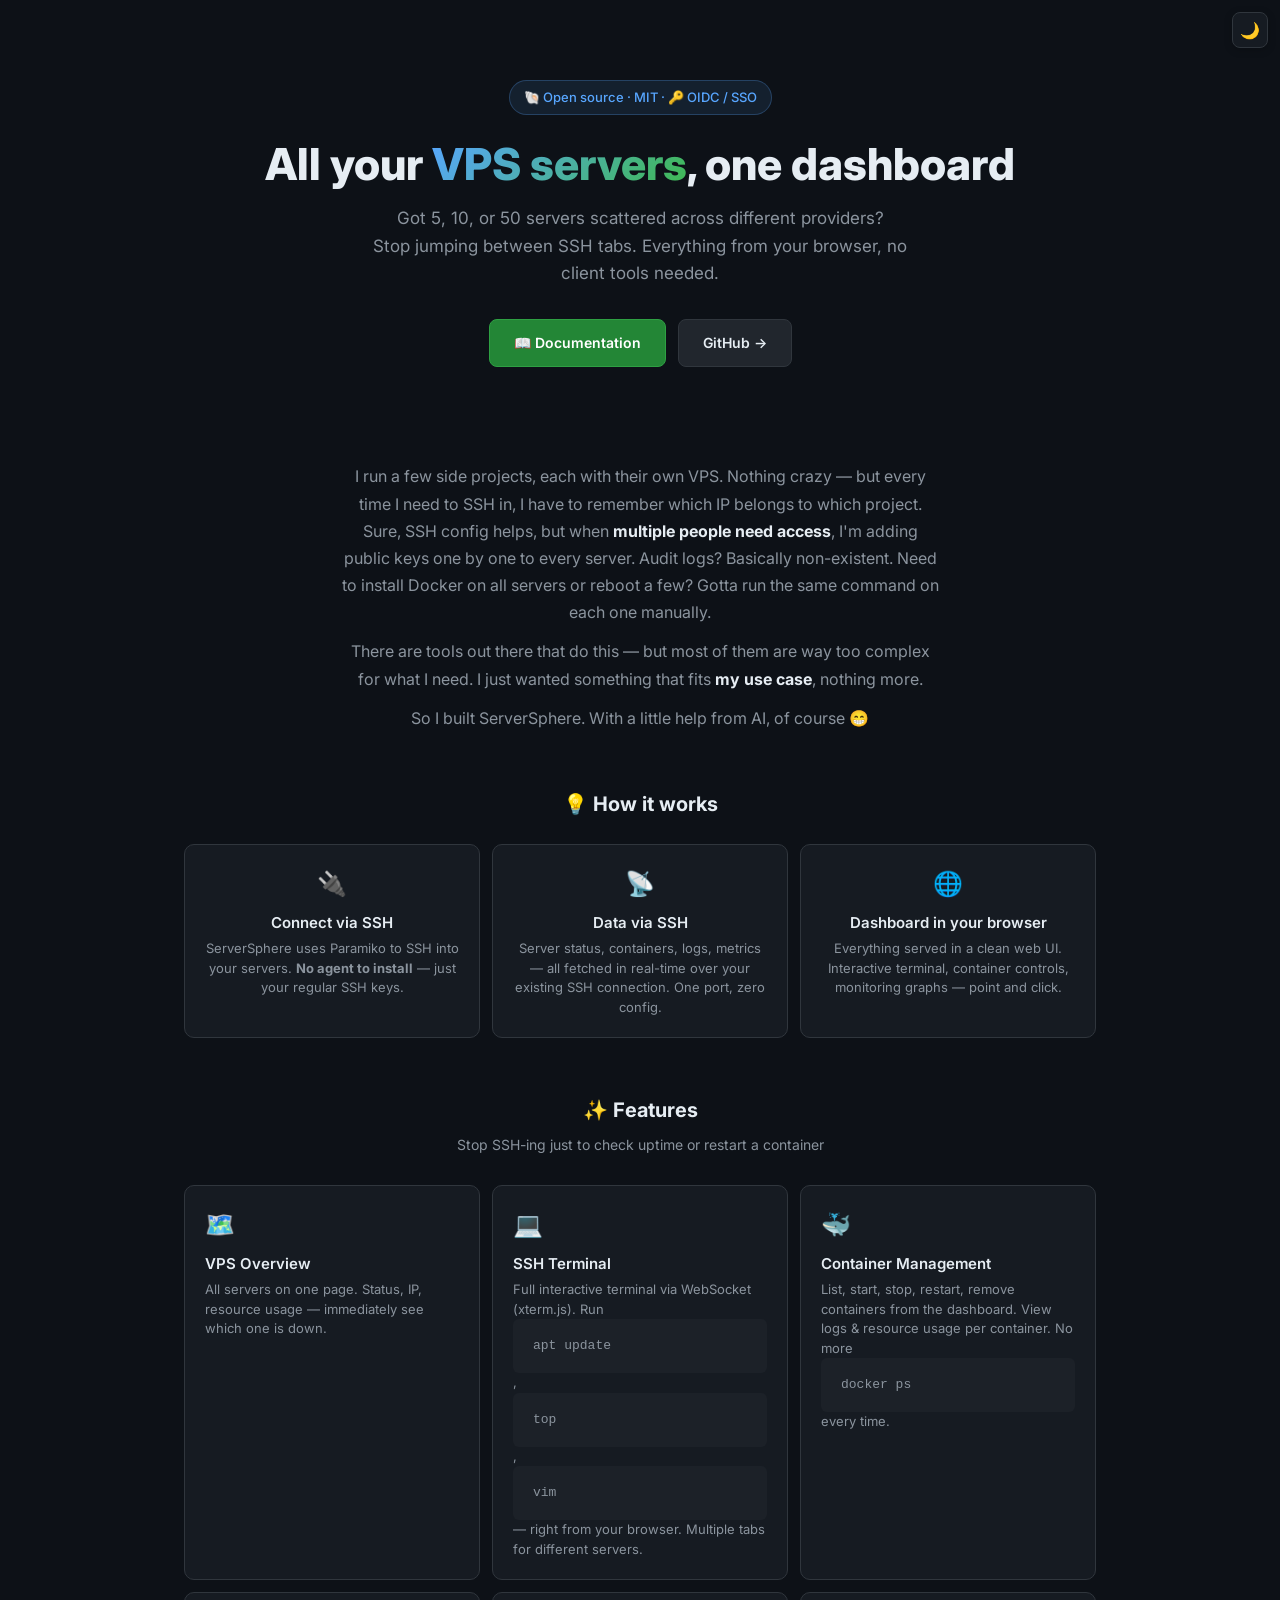
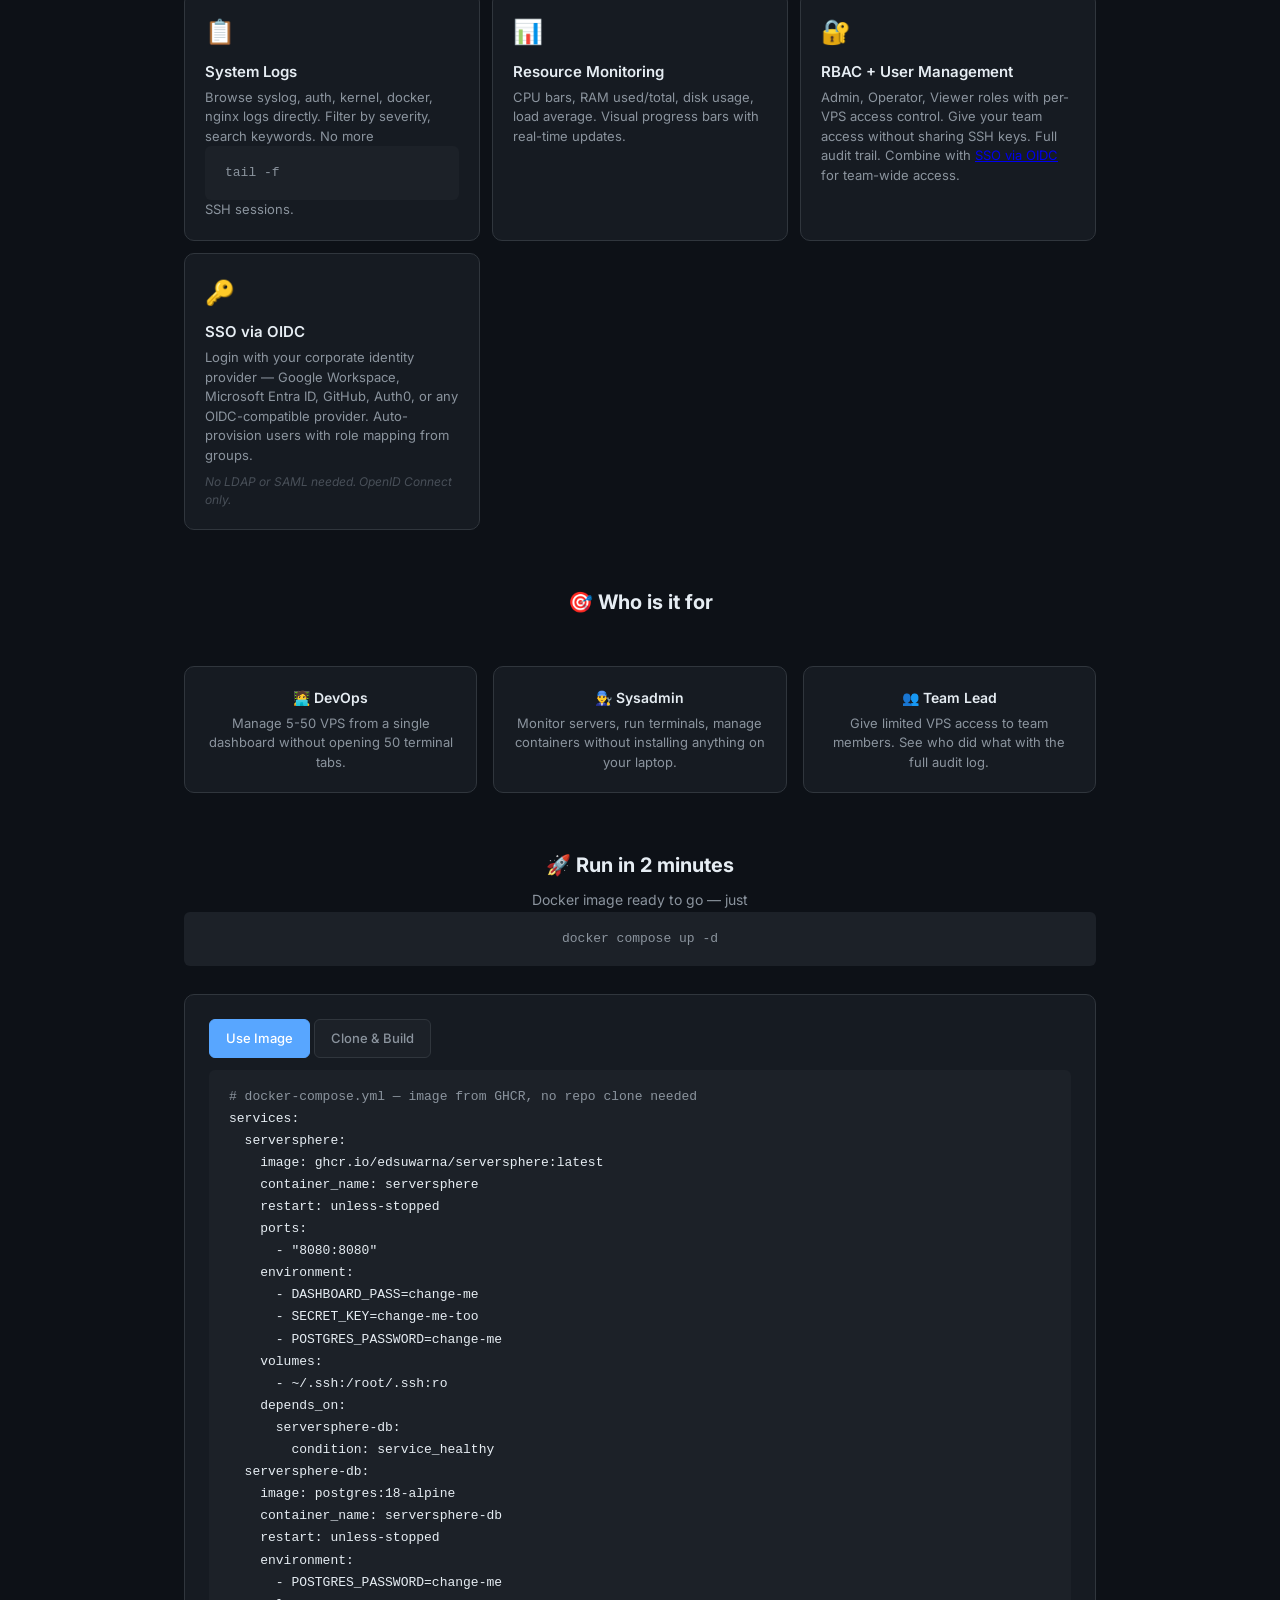
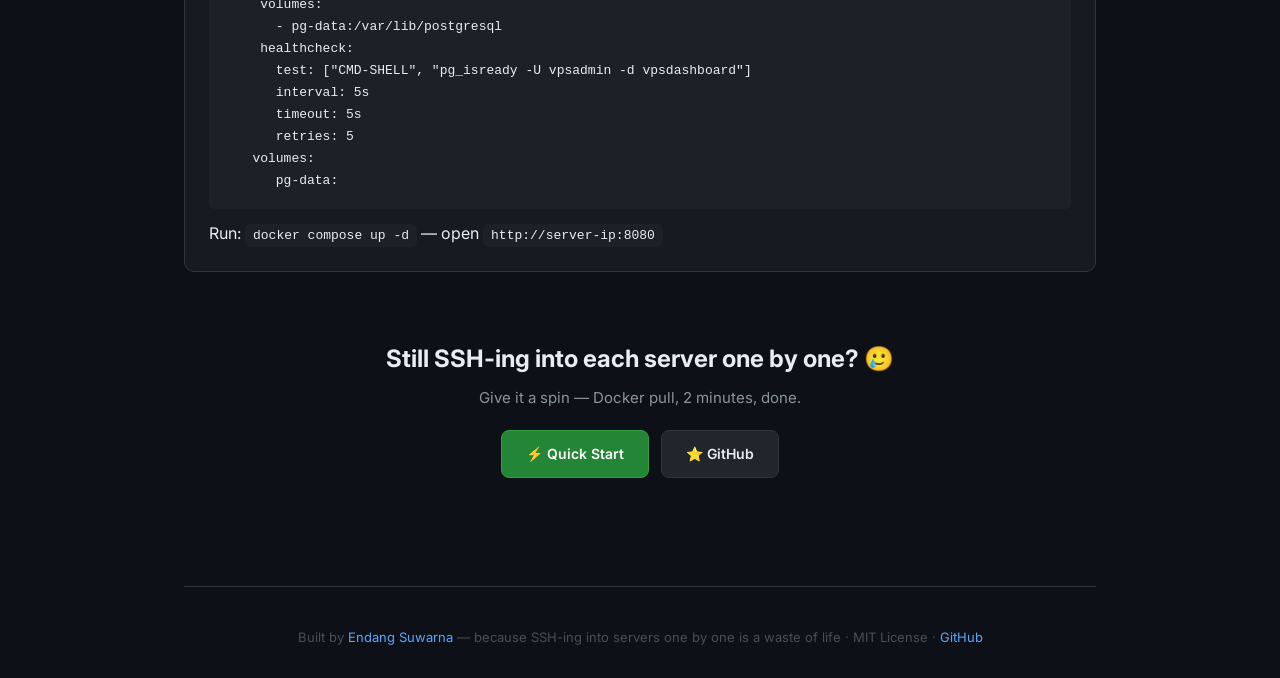
<file: mockups/landing-page/index.html>
<!DOCTYPE html>
<html lang="en" data-theme="dark">
<head>
    <meta charset="UTF-8">
    <meta name="viewport" content="width=device-width, initial-scale=1.0">
    <title>ServerSphere — Multi-Server Dashboard</title>
    <meta name="description" content="ServerSphere: manage all your VPS servers from one web dashboard — SSH terminal, container management, monitoring, RBAC. No client tools needed.">
    <link rel="preconnect" href="https://fonts.googleapis.com">
    <link rel="preconnect" href="https://fonts.gstatic.com" crossorigin>
    <link href="https://fonts.googleapis.com/css2?family=Inter:wght@400;500;600;700;800&display=swap" rel="stylesheet">
    <style>
        * { margin: 0; padding: 0; box-sizing: border-box; }
        :root {
            --bg: #0d1117; --bg2: #161b22; --bg3: #1c2128; --border: #30363d;
            --text: #e6edf3; --text2: #8b949e; --text3: #484f58;
            --accent: #58a6ff; --green: #3fb950; --orange: #d29922;
            --card-bg: #161b22; --card-border: #30363d;
            --hero-bg-start: #0d1117; --hero-bg-end: #161b22;
            --btn-primary-bg: #238636; --btn-primary-border: #2ea043;
            --btn-secondary-bg: #21262d; --btn-secondary-border: #30363d;
            --footer-text: #484f58;
        }
        [data-theme="light"] {
            --bg: #ffffff; --bg2: #f6f8fa; --bg3: #eef1f5; --border: #d0d7de;
            --text: #1f2328; --text2: #656d76; --text3: #afb8c1;
            --accent: #0969da; --green: #1a7f37; --orange: #9a6700;
            --card-bg: #ffffff; --card-border: #d0d7de;
            --hero-bg-start: #f6f8fa; --hero-bg-end: #ffffff;
            --btn-primary-bg: #1f883d; --btn-primary-border: #1a7f37;
            --btn-secondary-bg: #f6f8fa; --btn-secondary-border: #d0d7de;
            --footer-text: #656d76;
        }
        body { font-family: 'Inter', -apple-system, sans-serif; background: var(--bg); color: var(--text); line-height: 1.6; transition: background 0.2s, color 0.2s; }
        .theme-toggle { position: fixed; top: 12px; right: 12px; z-index: 300; background: var(--bg2); border: 1px solid var(--border); border-radius: 8px; width: 36px; height: 36px; display: flex; align-items: center; justify-content: center; cursor: pointer; font-size: 16px; transition: all 0.2s; box-shadow: 0 2px 8px rgba(0,0,0,0.2); }
        .theme-toggle:hover { background: var(--bg3); }
        .container { max-width: 960px; margin: 0 auto; padding: 0 24px; }
        .hero { padding: 80px 0 48px; text-align: center; }
        .hero-badge { display: inline-flex; align-items: center; gap: 6px; background: color-mix(in srgb, var(--accent) 10%, transparent); color: var(--accent); border: 1px solid color-mix(in srgb, var(--accent) 25%, transparent); padding: 6px 14px; border-radius: 20px; font-size: 13px; font-weight: 500; margin-bottom: 24px; }
        .hero h1 { font-size: 44px; font-weight: 800; line-height: 1.15; margin-bottom: 16px; }
        .hero h1 .highlight { background: linear-gradient(135deg, var(--accent), var(--green)); -webkit-background-clip: text; -webkit-text-fill-color: transparent; background-clip: text; }
        .hero .subtitle { font-size: 17px; color: var(--text2); max-width: 580px; margin: 0 auto 32px; line-height: 1.6; }
        .hero-btns { display: flex; gap: 12px; justify-content: center; flex-wrap: wrap; }
        .btn { display: inline-flex; align-items: center; gap: 8px; padding: 12px 24px; border-radius: 8px; font-size: 14px; font-weight: 600; text-decoration: none; transition: all 0.2s; }
        .btn-primary { background: var(--btn-primary-bg); color: #fff; border: 1px solid var(--btn-primary-border); }
        .btn-primary:hover { opacity: 0.9; transform: translateY(-1px); }
        .btn-secondary { background: var(--btn-secondary-bg); color: var(--text); border: 1px solid var(--btn-secondary-border); }
        .btn-secondary:hover { background: var(--bg3); }

        .problem { max-width: 640px; margin: 48px auto; text-align: center; padding: 0 20px; }
        .problem p { font-size: 16px; color: var(--text2); line-height: 1.7; }
        .problem strong { color: var(--text); }

        .section-title { font-size: 20px; font-weight: 700; margin: 56px 0 8px; text-align: center; }
        .section-subtitle { font-size: 14px; color: var(--text2); text-align: center; margin-bottom: 28px; }
        .features { display: grid; grid-template-columns: repeat(auto-fill, minmax(280px, 1fr)); gap: 12px; margin: 24px 0; }
        .grid-3 { grid-template-columns: repeat(3, 1fr); }
        .feature-card { background: var(--card-bg); border: 1px solid var(--card-border); border-radius: 10px; padding: 20px; transition: all 0.2s; }
        .feature-card:hover { border-color: var(--accent); transform: translateY(-2px); }
        .feature-card .icon { font-size: 24px; margin-bottom: 8px; }
        .feature-card h3 { font-size: 15px; font-weight: 600; margin-bottom: 4px; }
        .feature-card p { font-size: 13px; color: var(--text2); line-height: 1.5; }
        .feature-card .note { font-size: 12px; color: var(--text3); margin-top: 8px; font-style: italic; }

        .section-title-sm { font-size: 16px; font-weight: 700; margin: 40px 0 8px; }
        .install-box { background: var(--bg2); border: 1px solid var(--border); border-radius: 10px; padding: 24px; margin: 20px 0; }
        .code-block { position: relative; }
        .copy-btn {
            position: absolute; top: 8px; right: 8px; z-index: 10;
            background: var(--bg3); border: 1px solid var(--border);
            border-radius: 6px; width: 32px; height: 32px;
            display: flex; align-items: center; justify-content: center;
            cursor: pointer; font-size: 14px; opacity: 0; transition: all 0.2s;
            color: var(--text2);
        }
        .code-block:hover .copy-btn { opacity: 1; }
        .copy-btn:hover { background: var(--accent); color: #fff; }
        .copy-btn.copied { opacity: 1; background: var(--green); color: #fff; }
        code { display: block; background: var(--bg3); padding: 16px 20px; border-radius: 6px; font-size: 13px; line-height: 1.7; overflow-x: auto; font-family: 'SF Mono', 'Fira Code', monospace; }
        .tabs { display: flex; gap: 4px; margin-bottom: 12px; }
        .tab { padding: 8px 16px; border-radius: 6px; font-size: 13px; font-weight: 500; cursor: pointer; border: 1px solid var(--border); background: var(--bg3); color: var(--text2); transition: all 0.2s; }
        .tab.active { background: var(--accent); color: #fff; border-color: var(--accent); }
        .tab:hover:not(.active) { background: var(--bg2); }
        .tab-content { display: none; }
        .tab-content.active { display: block; }
        .comment { color: var(--text2); }

        .who-section { margin: 48px 0; }
        .who-grid { display: grid; grid-template-columns: repeat(3, 1fr); gap: 16px; }
        .who-card { background: var(--card-bg); border: 1px solid var(--card-border); border-radius: 10px; padding: 20px; text-align: center; }
        .who-card .role { font-weight: 600; font-size: 14px; margin-bottom: 4px; }
        .who-card p { font-size: 13px; color: var(--text2); line-height: 1.5; }

        .cta-section { text-align: center; padding: 48px 0; }
        .cta-section h2 { font-size: 24px; font-weight: 700; margin-bottom: 8px; }
        .cta-section p { color: var(--text2); margin-bottom: 20px; font-size: 15px; }

        footer { text-align: center; padding: 40px 0 30px; font-size: 13px; color: var(--footer-text); border-top: 1px solid var(--border); margin-top: 60px; }
        footer a { color: var(--accent); text-decoration: none; }

        @media (max-width: 640px) {
            .hero h1 { font-size: 28px; }
            .features { grid-template-columns: 1fr; }
            .tabs { flex-direction: column; }
            .who-grid { grid-template-columns: 1fr; }
            .hero { padding: 56px 0 32px; }
        }
    </style>
</head>
<body>
    <button class="theme-toggle" id="themeToggle">🌙</button>
    <div class="container">

    <!-- Hero -->
    <div class="hero">
        <div class="hero-badge">🐚 Open source · MIT · 🔑 OIDC / SSO</div>
        <h1>All your <span class="highlight">VPS servers</span>, one dashboard</h1>
        <div class="subtitle">
            Got 5, 10, or 50 servers scattered across different providers?<br>
            Stop jumping between SSH tabs. Everything from your browser, no client tools needed.
        </div>
        <div class="hero-btns">
            <a href="docs.html?page=overview" class="btn btn-primary">📖 Documentation</a>
            <a href="https://github.com/edsuwarna/serversphere" class="btn btn-secondary">GitHub →</a>
        </div>
    </div>

    <!-- Problem -->
    <div class="problem">
        <p>
            I run a few side projects, each with their own VPS. Nothing crazy — but every time I need to 
            SSH in, I have to remember which IP belongs to which project. Sure, SSH config helps, 
            but when <strong>multiple people need access</strong>, I'm adding public keys one by one to 
            every server. Audit logs? Basically non-existent. Need to install Docker on all servers or 
            reboot a few? Gotta run the same command on each one manually.
        </p>
        <p style="margin-top:12px;">
            There are tools out there that do this — but most of them are way too complex for what I need. 
            I just wanted something that fits <strong>my use case</strong>, nothing more.
        </p>
        <p style="margin-top:12px;">
            So I built ServerSphere. With a little help from AI, of course 😁
        </p>
    </div>

    <!-- How it works -->
    <h2 class="section-title">💡 How it works</h2>
    <div class="features grid-3">
        <div class="feature-card" style="text-align:center;">
            <div class="icon">🔌</div>
            <h3>Connect via SSH</h3>
            <p>ServerSphere uses Paramiko to SSH into your servers. <strong>No agent to install</strong> — just your regular SSH keys.</p>
        </div>
        <div class="feature-card" style="text-align:center;">
            <div class="icon">📡</div>
            <h3>Data via SSH</h3>
            <p>Server status, containers, logs, metrics — all fetched in real-time over your existing SSH connection. One port, zero config.</p>
        </div>
        <div class="feature-card" style="text-align:center;">
            <div class="icon">🌐</div>
            <h3>Dashboard in your browser</h3>
            <p>Everything served in a clean web UI. Interactive terminal, container controls, monitoring graphs — point and click.</p>
        </div>
    </div>

    <!-- Features -->
    <h2 class="section-title">✨ Features</h2>
    <p class="section-subtitle">Stop SSH-ing just to check uptime or restart a container</p>
    <div class="features">
        <div class="feature-card">
            <div class="icon">🗺️</div>
            <h3>VPS Overview</h3>
            <p>All servers on one page. Status, IP, resource usage — immediately see which one is down.</p>
        </div>
        <div class="feature-card">
            <div class="icon">💻</div>
            <h3>SSH Terminal</h3>
            <p>Full interactive terminal via WebSocket (xterm.js). Run <code>apt update</code>, <code>top</code>, <code>vim</code> — right from your browser. Multiple tabs for different servers.</p>
        </div>
        <div class="feature-card">
            <div class="icon">🐳</div>
            <h3>Container Management</h3>
            <p>List, start, stop, restart, remove containers from the dashboard. View logs & resource usage per container. No more <code>docker ps</code> every time.</p>
        </div>
        <div class="feature-card">
            <div class="icon">📋</div>
            <h3>System Logs</h3>
            <p>Browse syslog, auth, kernel, docker, nginx logs directly. Filter by severity, search keywords. No more <code>tail -f</code> SSH sessions.</p>
        </div>
        <div class="feature-card">
            <div class="icon">📊</div>
            <h3>Resource Monitoring</h3>
            <p>CPU bars, RAM used/total, disk usage, load average. Visual progress bars with real-time updates.</p>
        </div>
        <div class="feature-card">
            <div class="icon">🔐</div>
            <h3>RBAC + User Management</h3>
            <p>Admin, Operator, Viewer roles with per-VPS access control. Give your team access without sharing SSH keys. Full audit trail. Combine with <a href="docs.html?page=oidc">SSO via OIDC</a> for team-wide access.</p>
        </div>
        <div class="feature-card">
            <div class="icon">🔑</div>
            <h3>SSO via OIDC</h3>
            <p>Login with your corporate identity provider — Google Workspace, Microsoft Entra ID, GitHub, Auth0, or any OIDC-compatible provider. Auto-provision users with role mapping from groups.</p>
            <p class="note">No LDAP or SAML needed. OpenID Connect only.</p>
        </div>
    </div>

    <!-- Who is it for -->
    <h2 class="section-title">🎯 Who is it for</h2>
    <div class="who-section">
        <div class="who-grid">
            <div class="who-card">
                <div class="role">🧑‍💻 DevOps</div>
                <p>Manage 5-50 VPS from a single dashboard without opening 50 terminal tabs.</p>
            </div>
            <div class="who-card">
                <div class="role">👨‍🔧 Sysadmin</div>
                <p>Monitor servers, run terminals, manage containers without installing anything on your laptop.</p>
            </div>
            <div class="who-card">
                <div class="role">👥 Team Lead</div>
                <p>Give limited VPS access to team members. See who did what with the full audit log.</p>
            </div>
        </div>
    </div>

    <!-- Install -->
    <h2 class="section-title">🚀 Run in 2 minutes</h2>
    <p class="section-subtitle">Docker image ready to go — just <code>docker compose up -d</code></p>
    <div class="install-box">
        <div class="tabs">
            <div class="tab active" onclick="switchTab('pull')">Use Image</div>
            <div class="tab" onclick="switchTab('clone')">Clone & Build</div>
        </div>

        <div id="tab-pull" class="tab-content active">
            <div class="code-block">
                <code>
                    <span class="comment"># docker-compose.yml — image from GHCR, no repo clone needed</span><br>
                    services:<br>
                    &nbsp;&nbsp;serversphere:<br>
                    &nbsp;&nbsp;&nbsp;&nbsp;image: ghcr.io/edsuwarna/serversphere:latest<br>
                    &nbsp;&nbsp;&nbsp;&nbsp;container_name: serversphere<br>
                    &nbsp;&nbsp;&nbsp;&nbsp;restart: unless-stopped<br>
                    &nbsp;&nbsp;&nbsp;&nbsp;ports:<br>
                    &nbsp;&nbsp;&nbsp;&nbsp;&nbsp;&nbsp;- "8080:8080"<br>
                    &nbsp;&nbsp;&nbsp;&nbsp;environment:<br>
                    &nbsp;&nbsp;&nbsp;&nbsp;&nbsp;&nbsp;- DASHBOARD_PASS=change-me<br>
                    &nbsp;&nbsp;&nbsp;&nbsp;&nbsp;&nbsp;- SECRET_KEY=change-me-too<br>
                    &nbsp;&nbsp;&nbsp;&nbsp;&nbsp;&nbsp;- POSTGRES_PASSWORD=change-me<br>
                    &nbsp;&nbsp;&nbsp;&nbsp;volumes:<br>
                    &nbsp;&nbsp;&nbsp;&nbsp;&nbsp;&nbsp;- ~/.ssh:/root/.ssh:ro<br>
                    &nbsp;&nbsp;&nbsp;&nbsp;depends_on:<br>
                    &nbsp;&nbsp;&nbsp;&nbsp;&nbsp;&nbsp;serversphere-db:<br>
                    &nbsp;&nbsp;&nbsp;&nbsp;&nbsp;&nbsp;&nbsp;&nbsp;condition: service_healthy<br>
                    &nbsp;&nbsp;serversphere-db:<br>
                    &nbsp;&nbsp;&nbsp;&nbsp;image: postgres:18-alpine<br>
                    &nbsp;&nbsp;&nbsp;&nbsp;container_name: serversphere-db<br>
                    &nbsp;&nbsp;&nbsp;&nbsp;restart: unless-stopped<br>
                    &nbsp;&nbsp;&nbsp;&nbsp;environment:<br>
                    &nbsp;&nbsp;&nbsp;&nbsp;&nbsp;&nbsp;- POSTGRES_PASSWORD=change-me<br>
                    &nbsp;&nbsp;&nbsp;&nbsp;volumes:<br>
                    &nbsp;&nbsp;&nbsp;&nbsp;&nbsp;&nbsp;- pg-data:/var/lib/postgresql<br>
                    &nbsp;&nbsp;&nbsp;&nbsp;healthcheck:<br>
                    &nbsp;&nbsp;&nbsp;&nbsp;&nbsp;&nbsp;test: ["CMD-SHELL", "pg_isready -U vpsadmin -d vpsdashboard"]<br>
                    &nbsp;&nbsp;&nbsp;&nbsp;&nbsp;&nbsp;interval: 5s<br>
                    &nbsp;&nbsp;&nbsp;&nbsp;&nbsp;&nbsp;timeout: 5s<br>
                    &nbsp;&nbsp;&nbsp;&nbsp;&nbsp;&nbsp;retries: 5<br>
                    &nbsp;&nbsp;&nbsp;volumes:<br>
                    &nbsp;&nbsp;&nbsp;&nbsp;&nbsp;&nbsp;pg-data:
                </code>
            </div>
            <p style="margin-top: 12px;">Run: <code style="display:inline; padding: 4px 8px;">docker compose up -d</code> — open <code style="display:inline; padding: 4px 8px;">http://server-ip:8080</code></p>
        </div>

        <div id="tab-clone" class="tab-content">
            <div class="code-block">
                <code>
                    <span class="comment"># Clone repo & build yourself</span><br>
                    git clone https://github.com/edsuwarna/serversphere.git<br>
                    cd serversphere<br><br>
                    <span class="comment"># Build & run</span><br>
                    docker compose up -d --build
                </code>
            </div>
        </div>
    </div>

    <!-- CTA -->
    <div class="cta-section">
        <h2>Still SSH-ing into each server one by one? 🥲</h2>
        <p>Give it a spin — Docker pull, 2 minutes, done.</p>
        <div class="hero-btns">
            <a href="docs.html?page=quickstart" class="btn btn-primary">⚡ Quick Start</a>
            <a href="https://github.com/edsuwarna/serversphere" class="btn btn-secondary">⭐ GitHub</a>
        </div>
    </div>

    <!-- Footer -->
    <footer>
        Built by <a href="https://github.com/edsuwarna">Endang Suwarna</a> — because SSH-ing into servers one by one is a waste of life · MIT License · <a href="https://github.com/edsuwarna/serversphere">GitHub</a>
    </footer>

    </div>

    <script>
        function getTheme() { return document.documentElement.getAttribute('data-theme'); }
        function setTheme(t) {
            document.documentElement.setAttribute('data-theme', t);
            localStorage.setItem('serversphere-theme', t);
            document.getElementById('themeToggle').textContent = t === 'dark' ? '🌙' : '☀️';
        }
        document.getElementById('themeToggle').addEventListener('click', () => setTheme(getTheme() === 'dark' ? 'light' : 'dark'));
        const saved = localStorage.getItem('serversphere-theme');
        if (saved) setTheme(saved);

        function switchTab(name) {
            document.querySelectorAll('.tab-content').forEach(e => e.classList.remove('active'));
            document.querySelectorAll('.tab').forEach(e => e.classList.remove('active'));
            document.getElementById('tab-' + name).classList.add('active');
            event.target.classList.add('active');
        }

        function copyCode(btn) {
            const code = btn.parentElement.querySelector('code');
            const text = Array.from(code.childNodes).map(n =>
                n.nodeType === 1 && n.tagName === 'BR' ? '\n' : n.textContent
            ).join('').trim();
            navigator.clipboard.writeText(text).then(() => {
                btn.textContent = '✅';
                btn.classList.add('copied');
                setTimeout(() => { btn.textContent = '📋'; btn.classList.remove('copied'); }, 1500);
            });
        }
        document.querySelectorAll('.code-block code').forEach(code => {
            const btn = document.createElement('button');
            btn.className = 'copy-btn';
            btn.textContent = '📋';
            btn.title = 'Copy';
            btn.addEventListener('click', () => copyCode(btn));
            code.parentElement.appendChild(btn);
        });
    </script>
</body>
</html>
</file>
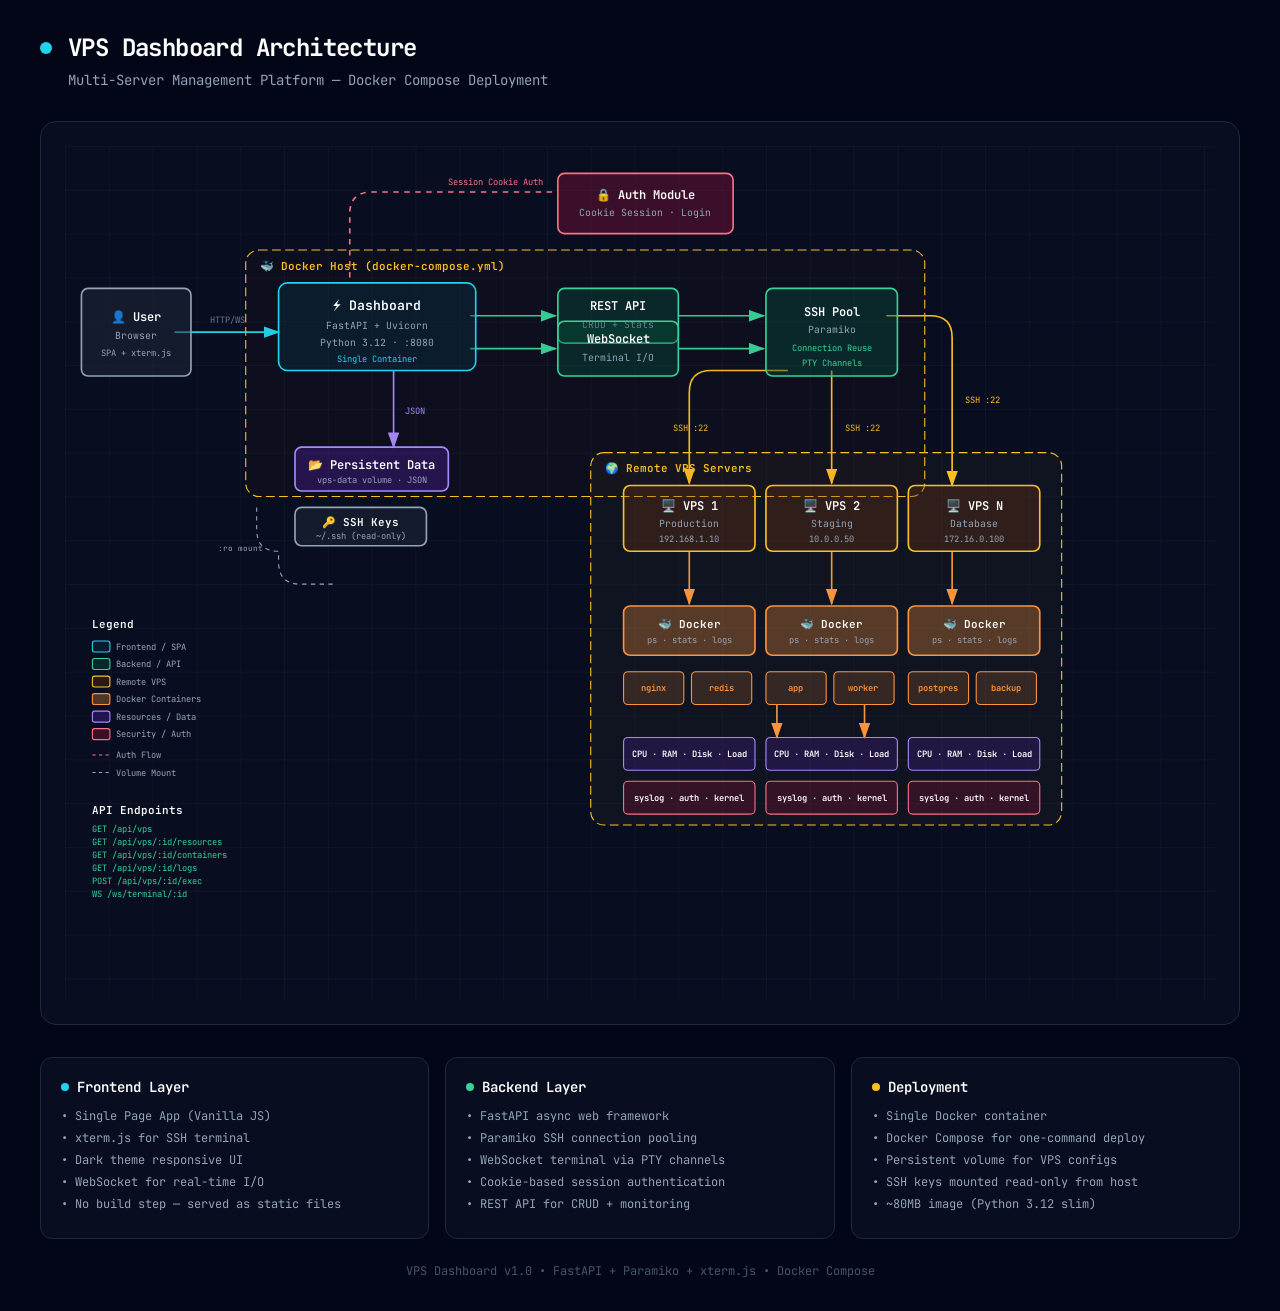
<file: architecture-diagram.html>
<!DOCTYPE html>
<html lang="en">
<head>
  <meta charset="UTF-8">
  <meta name="viewport" content="width=device-width, initial-scale=1.0">
  <title>VPS Dashboard Architecture Diagram</title>
  <link href="https://fonts.googleapis.com/css2?family=JetBrains+Mono:wght@400;500;600;700&display=swap" rel="stylesheet">
  <style>
    * { margin: 0; padding: 0; box-sizing: border-box; }
    body {
      font-family: 'JetBrains Mono', monospace;
      background: #020617;
      min-height: 100vh;
      padding: 2rem;
      color: white;
    }
    .container { max-width: 1200px; margin: 0 auto; }
    .header { margin-bottom: 2rem; }
    .header-row { display: flex; align-items: center; gap: 1rem; margin-bottom: 0.5rem; }
    .pulse-dot {
      width: 12px; height: 12px;
      background: #22d3ee; border-radius: 50%;
      animation: pulse 2s infinite;
    }
    @keyframes pulse { 0%, 100% { opacity: 1; } 50% { opacity: 0.5; } }
    h1 { font-size: 1.5rem; font-weight: 700; letter-spacing: -0.025em; }
    .subtitle { color: #94a3b8; font-size: 0.875rem; margin-left: 1.75rem; }
    .diagram-container {
      background: rgba(15, 23, 42, 0.5);
      border-radius: 1rem; border: 1px solid #1e293b;
      padding: 1.5rem; overflow-x: auto;
    }
    svg { width: 100%; min-width: 950px; display: block; }
    .cards {
      display: grid; grid-template-columns: repeat(auto-fit, minmax(280px, 1fr));
      gap: 1rem; margin-top: 2rem;
    }
    .card {
      background: rgba(15, 23, 42, 0.5);
      border-radius: 0.75rem; border: 1px solid #1e293b; padding: 1.25rem;
    }
    .card-header { display: flex; align-items: center; gap: 0.5rem; margin-bottom: 0.75rem; }
    .card-dot { width: 8px; height: 8px; border-radius: 50%; }
    .card-dot.cyan { background: #22d3ee; }
    .card-dot.emerald { background: #34d399; }
    .card-dot.violet { background: #a78bfa; }
    .card-dot.amber { background: #fbbf24; }
    .card-dot.rose { background: #fb7185; }
    .card-dot.orange { background: #fb923c; }
    .card h3 { font-size: 0.875rem; font-weight: 600; }
    .card ul { list-style: none; color: #94a3b8; font-size: 0.75rem; }
    .card li { margin-bottom: 0.375rem; }
    .footer { text-align: center; margin-top: 1.5rem; color: #475569; font-size: 0.75rem; }
  </style>
</head>
<body>
  <div class="container">
    <div class="header">
      <div class="header-row">
        <div class="pulse-dot"></div>
        <h1>VPS Dashboard Architecture</h1>
      </div>
      <p class="subtitle">Multi-Server Management Platform — Docker Compose Deployment</p>
    </div>

    <div class="diagram-container">
      <svg viewBox="0 0 1050 780">
        <defs>
          <marker id="arrow" markerWidth="10" markerHeight="7" refX="9" refY="3.5" orient="auto">
            <polygon points="0 0, 10 3.5, 0 7" fill="#64748b"/>
          </marker>
          <marker id="arrow-cyan" markerWidth="10" markerHeight="7" refX="9" refY="3.5" orient="auto">
            <polygon points="0 0, 10 3.5, 0 7" fill="#22d3ee"/>
          </marker>
          <marker id="arrow-emerald" markerWidth="10" markerHeight="7" refX="9" refY="3.5" orient="auto">
            <polygon points="0 0, 10 3.5, 0 7" fill="#34d399"/>
          </marker>
          <marker id="arrow-amber" markerWidth="10" markerHeight="7" refX="9" refY="3.5" orient="auto">
            <polygon points="0 0, 10 3.5, 0 7" fill="#fbbf24"/>
          </marker>
          <marker id="arrow-orange" markerWidth="10" markerHeight="7" refX="9" refY="3.5" orient="auto">
            <polygon points="0 0, 10 3.5, 0 7" fill="#fb923c"/>
          </marker>
          <marker id="arrow-rose" markerWidth="10" markerHeight="7" refX="9" refY="3.5" orient="auto">
            <polygon points="0 0, 10 3.5, 0 7" fill="#fb7185"/>
          </marker>
          <marker id="arrow-violet" markerWidth="10" markerHeight="7" refX="9" refY="3.5" orient="auto">
            <polygon points="0 0, 10 3.5, 0 7" fill="#a78bfa"/>
          </marker>
          <pattern id="grid" width="40" height="40" patternUnits="userSpaceOnUse">
            <path d="M 40 0 L 0 0 0 40" fill="none" stroke="#1e293b" stroke-width="0.5"/>
          </pattern>
        </defs>

        <!-- Background Grid -->
        <rect width="100%" height="100%" fill="url(#grid)"/>

        <!-- ======== ARROWS (drawn first, behind components) ======== -->

        <!-- User → Dashboard Container -->
        <line x1="100" y1="170" x2="195" y2="170" stroke="#22d3ee" stroke-width="1.5" marker-end="url(#arrow-cyan)"/>
        <text x="148" y="162" fill="#64748b" font-size="8" text-anchor="middle">HTTP/WS</text>

        <!-- Dashboard Container → REST API -->
        <line x1="370" y1="155" x2="448" y2="155" stroke="#34d399" stroke-width="1.5" marker-end="url(#arrow-emerald)"/>

        <!-- Dashboard Container → WebSocket Terminal -->
        <line x1="370" y1="185" x2="448" y2="185" stroke="#34d399" stroke-width="1.5" marker-end="url(#arrow-emerald)"/>

        <!-- REST API → SSH Pool -->
        <line x1="560" y1="155" x2="638" y2="155" stroke="#34d399" stroke-width="1.5" marker-end="url(#arrow-emerald)"/>

        <!-- WebSocket → SSH Channel -->
        <line x1="560" y1="185" x2="638" y2="185" stroke="#34d399" stroke-width="1.5" marker-end="url(#arrow-emerald)"/>

        <!-- SSH Pool → VPS 1 -->
        <path d="M 750 155 L 790 155 Q 810 155 810 175 L 810 310" fill="none" stroke="#fbbf24" stroke-width="1.5" marker-end="url(#arrow-amber)"/>
        <text x="822" y="235" fill="#fbbf24" font-size="8">SSH :22</text>

        <!-- SSH Pool → VPS 2 -->
        <line x1="700" y1="205" x2="700" y2="308" stroke="#fbbf24" stroke-width="1.5" marker-end="url(#arrow-amber)"/>
        <text x="712" y="260" fill="#fbbf24" font-size="8">SSH :22</text>

        <!-- SSH Pool → VPS 3 -->
        <path d="M 660 205 L 590 205 Q 570 205 570 225 L 570 308" fill="none" stroke="#fbbf24" stroke-width="1.5" marker-end="url(#arrow-amber)"/>
        <text x="555" y="260" fill="#fbbf24" font-size="8">SSH :22</text>

        <!-- VPS 1 → Docker API -->
        <line x1="810" y1="370" x2="810" y2="418" stroke="#fb923c" stroke-width="1.5" marker-end="url(#arrow-orange)"/>

        <!-- VPS 2 → Docker API -->
        <line x1="700" y1="370" x2="700" y2="418" stroke="#fb923c" stroke-width="1.5" marker-end="url(#arrow-orange)"/>

        <!-- VPS 3 → Docker API -->
        <line x1="570" y1="370" x2="570" y2="418" stroke="#fb923c" stroke-width="1.5" marker-end="url(#arrow-orange)"/>

        <!-- Container → Logs -->
        <line x1="730" y1="510" x2="730" y2="540" stroke="#fb923c" stroke-width="1.5" marker-end="url(#arrow-orange)"/>
        <line x1="650" y1="510" x2="650" y2="540" stroke="#fb923c" stroke-width="1.5" marker-end="url(#arrow-orange)"/>

        <!-- Auth flow (dashed) -->
        <path d="M 260 120 L 260 62 Q 260 42 280 42 L 448 42" fill="none" stroke="#fb7185" stroke-width="1.5" stroke-dasharray="5,5"/>
        <text x="350" y="36" fill="#fb7185" font-size="8">Session Cookie Auth</text>

        <!-- Data persist arrow -->
        <line x1="300" y1="205" x2="300" y2="275" stroke="#a78bfa" stroke-width="1.5" marker-end="url(#arrow-violet)"/>
        <text x="310" y="245" fill="#a78bfa" font-size="8">JSON</text>

        <!-- SSH Keys mount arrow -->
        <path d="M 175 330 L 175 350 Q 175 370 195 370 L 195 380 Q 195 400 215 400 L 248 400" fill="none" stroke="#94a3b8" stroke-width="1" stroke-dasharray="4,4"/>
        <text x="140" y="370" fill="#94a3b8" font-size="7">:ro mount</text>


        <!-- ======== COMPONENTS ======== -->

        <!-- User / Browser -->
        <rect x="15" y="130" width="100" height="80" rx="6" fill="rgba(30, 41, 59, 0.5)" stroke="#94a3b8" stroke-width="1.5"/>
        <text x="65" y="160" fill="white" font-size="11" font-weight="600" text-anchor="middle">👤 User</text>
        <text x="65" y="176" fill="#94a3b8" font-size="9" text-anchor="middle">Browser</text>
        <text x="65" y="192" fill="#94a3b8" font-size="8" text-anchor="middle">SPA + xterm.js</text>

        <!-- Docker Host Boundary -->
        <rect x="165" y="95" width="620" height="225" rx="12" fill="rgba(120, 53, 15, 0.05)" stroke="#fbbf24" stroke-width="1" stroke-dasharray="8,4"/>
        <text x="178" y="113" fill="#fbbf24" font-size="10" font-weight="600">🐳 Docker Host (docker-compose.yml)</text>

        <!-- Dashboard Container -->
        <rect x="195" y="125" width="180" height="80" rx="8" fill="rgba(8, 51, 68, 0.4)" stroke="#22d3ee" stroke-width="1.5"/>
        <text x="285" y="150" fill="white" font-size="12" font-weight="600" text-anchor="middle">⚡ Dashboard</text>
        <text x="285" y="167" fill="#94a3b8" font-size="9" text-anchor="middle">FastAPI + Uvicorn</text>
        <text x="285" y="183" fill="#94a3b8" font-size="9" text-anchor="middle">Python 3.12 · :8080</text>
        <text x="285" y="197" fill="#22d3ee" font-size="8" text-anchor="middle">Single Container</text>

        <!-- Auth Module -->
        <rect x="450" y="25" width="160" height="55" rx="6" fill="rgba(136, 19, 55, 0.4)" stroke="#fb7185" stroke-width="1.5"/>
        <text x="530" y="48" fill="white" font-size="11" font-weight="600" text-anchor="middle">🔒 Auth Module</text>
        <text x="530" y="64" fill="#94a3b8" font-size="9" text-anchor="middle">Cookie Session · Login</text>

        <!-- REST API -->
        <rect x="450" y="130" width="110" height="50" rx="6" fill="rgba(6, 78, 59, 0.4)" stroke="#34d399" stroke-width="1.5"/>
        <text x="505" y="150" fill="white" font-size="11" font-weight="600" text-anchor="middle">REST API</text>
        <text x="505" y="166" fill="#94a3b8" font-size="9" text-anchor="middle">CRUD + Stats</text>

        <!-- WebSocket Terminal -->
        <rect x="450" y="160" width="110" height="50" rx="6" fill="rgba(6, 78, 59, 0.4)" stroke="#34d399" stroke-width="1.5"/>
        <text x="505" y="180" fill="white" font-size="11" font-weight="600" text-anchor="middle">WebSocket</text>
        <text x="505" y="196" fill="#94a3b8" font-size="9" text-anchor="middle">Terminal I/O</text>

        <!-- SSH Connection Pool -->
        <rect x="640" y="130" width="120" height="80" rx="6" fill="rgba(6, 78, 59, 0.4)" stroke="#34d399" stroke-width="1.5"/>
        <text x="700" y="155" fill="white" font-size="11" font-weight="600" text-anchor="middle">SSH Pool</text>
        <text x="700" y="171" fill="#94a3b8" font-size="9" text-anchor="middle">Paramiko</text>
        <text x="700" y="187" fill="#34d399" font-size="8" text-anchor="middle">Connection Reuse</text>
        <text x="700" y="201" fill="#34d399" font-size="8" text-anchor="middle">PTY Channels</text>

        <!-- Persistent Data -->
        <rect x="210" y="275" width="140" height="40" rx="6" fill="rgba(76, 29, 149, 0.4)" stroke="#a78bfa" stroke-width="1.5"/>
        <text x="280" y="295" fill="white" font-size="11" font-weight="600" text-anchor="middle">📂 Persistent Data</text>
        <text x="280" y="308" fill="#94a3b8" font-size="8" text-anchor="middle">vps-data volume · JSON</text>

        <!-- SSH Keys -->
        <rect x="210" y="330" width="120" height="35" rx="6" fill="rgba(30, 41, 59, 0.5)" stroke="#94a3b8" stroke-width="1.5"/>
        <text x="270" y="347" fill="white" font-size="10" font-weight="600" text-anchor="middle">🔑 SSH Keys</text>
        <text x="270" y="359" fill="#94a3b8" font-size="8" text-anchor="middle">~/.ssh (read-only)</text>

        <!-- ======== REMOTE VPS BOUNDARY ======== -->
        <rect x="480" y="280" width="430" height="340" rx="12" fill="rgba(251, 191, 36, 0.03)" stroke="#fbbf24" stroke-width="1" stroke-dasharray="8,4"/>
        <text x="493" y="298" fill="#fbbf24" font-size="10" font-weight="600">🌍 Remote VPS Servers</text>

        <!-- VPS 1 -->
        <rect x="510" y="310" width="120" height="60" rx="6" fill="rgba(120, 53, 15, 0.3)" stroke="#fbbf24" stroke-width="1.5"/>
        <text x="570" y="332" fill="white" font-size="11" font-weight="600" text-anchor="middle">🖥️ VPS 1</text>
        <text x="570" y="348" fill="#94a3b8" font-size="9" text-anchor="middle">Production</text>
        <text x="570" y="362" fill="#94a3b8" font-size="8" text-anchor="middle">192.168.1.10</text>

        <!-- VPS 2 -->
        <rect x="640" y="310" width="120" height="60" rx="6" fill="rgba(120, 53, 15, 0.3)" stroke="#fbbf24" stroke-width="1.5"/>
        <text x="700" y="332" fill="white" font-size="11" font-weight="600" text-anchor="middle">🖥️ VPS 2</text>
        <text x="700" y="348" fill="#94a3b8" font-size="9" text-anchor="middle">Staging</text>
        <text x="700" y="362" fill="#94a3b8" font-size="8" text-anchor="middle">10.0.0.50</text>

        <!-- VPS 3 -->
        <rect x="770" y="310" width="120" height="60" rx="6" fill="rgba(120, 53, 15, 0.3)" stroke="#fbbf24" stroke-width="1.5"/>
        <text x="830" y="332" fill="white" font-size="11" font-weight="600" text-anchor="middle">🖥️ VPS N</text>
        <text x="830" y="348" fill="#94a3b8" font-size="9" text-anchor="middle">Database</text>
        <text x="830" y="362" fill="#94a3b8" font-size="8" text-anchor="middle">172.16.0.100</text>

        <!-- Docker API on VPS 1 -->
        <rect x="510" y="420" width="120" height="45" rx="6" fill="rgba(251, 146, 60, 0.3)" stroke="#fb923c" stroke-width="1.5"/>
        <text x="570" y="440" fill="white" font-size="10" font-weight="600" text-anchor="middle">🐳 Docker</text>
        <text x="570" y="454" fill="#94a3b8" font-size="8" text-anchor="middle">ps · stats · logs</text>

        <!-- Docker API on VPS 2 -->
        <rect x="640" y="420" width="120" height="45" rx="6" fill="rgba(251, 146, 60, 0.3)" stroke="#fb923c" stroke-width="1.5"/>
        <text x="700" y="440" fill="white" font-size="10" font-weight="600" text-anchor="middle">🐳 Docker</text>
        <text x="700" y="454" fill="#94a3b8" font-size="8" text-anchor="middle">ps · stats · logs</text>

        <!-- Docker API on VPS 3 -->
        <rect x="770" y="420" width="120" height="45" rx="6" fill="rgba(251, 146, 60, 0.3)" stroke="#fb923c" stroke-width="1.5"/>
        <text x="830" y="440" fill="white" font-size="10" font-weight="600" text-anchor="middle">🐳 Docker</text>
        <text x="830" y="454" fill="#94a3b8" font-size="8" text-anchor="middle">ps · stats · logs</text>

        <!-- Containers on VPS 1 -->
        <rect x="510" y="480" width="55" height="30" rx="4" fill="rgba(251, 146, 60, 0.15)" stroke="#fb923c" stroke-width="1"/>
        <text x="537" y="498" fill="#fb923c" font-size="8" font-weight="600" text-anchor="middle">nginx</text>

        <rect x="572" y="480" width="55" height="30" rx="4" fill="rgba(251, 146, 60, 0.15)" stroke="#fb923c" stroke-width="1"/>
        <text x="599" y="498" fill="#fb923c" font-size="8" font-weight="600" text-anchor="middle">redis</text>

        <!-- Containers on VPS 2 -->
        <rect x="640" y="480" width="55" height="30" rx="4" fill="rgba(251, 146, 60, 0.15)" stroke="#fb923c" stroke-width="1"/>
        <text x="667" y="498" fill="#fb923c" font-size="8" font-weight="600" text-anchor="middle">app</text>

        <rect x="702" y="480" width="55" height="30" rx="4" fill="rgba(251, 146, 60, 0.15)" stroke="#fb923c" stroke-width="1"/>
        <text x="729" y="498" fill="#fb923c" font-size="8" font-weight="600" text-anchor="middle">worker</text>

        <!-- Containers on VPS 3 -->
        <rect x="770" y="480" width="55" height="30" rx="4" fill="rgba(251, 146, 60, 0.15)" stroke="#fb923c" stroke-width="1"/>
        <text x="797" y="498" fill="#fb923c" font-size="8" font-weight="600" text-anchor="middle">postgres</text>

        <rect x="832" y="480" width="55" height="30" rx="4" fill="rgba(251, 146, 60, 0.15)" stroke="#fb923c" stroke-width="1"/>
        <text x="859" y="498" fill="#fb923c" font-size="8" font-weight="600" text-anchor="middle">backup</text>

        <!-- System Resources -->
        <rect x="510" y="540" width="120" height="30" rx="4" fill="rgba(76, 29, 149, 0.3)" stroke="#a78bfa" stroke-width="1"/>
        <text x="570" y="558" fill="white" font-size="8" font-weight="600" text-anchor="middle">CPU · RAM · Disk · Load</text>

        <rect x="640" y="540" width="120" height="30" rx="4" fill="rgba(76, 29, 149, 0.3)" stroke="#a78bfa" stroke-width="1"/>
        <text x="700" y="558" fill="white" font-size="8" font-weight="600" text-anchor="middle">CPU · RAM · Disk · Load</text>

        <rect x="770" y="540" width="120" height="30" rx="4" fill="rgba(76, 29, 149, 0.3)" stroke="#a78bfa" stroke-width="1"/>
        <text x="830" y="558" fill="white" font-size="8" font-weight="600" text-anchor="middle">CPU · RAM · Disk · Load</text>

        <!-- System Logs -->
        <rect x="510" y="580" width="120" height="30" rx="4" fill="rgba(136, 19, 55, 0.3)" stroke="#fb7185" stroke-width="1"/>
        <text x="570" y="598" fill="white" font-size="8" font-weight="600" text-anchor="middle">syslog · auth · kernel</text>

        <rect x="640" y="580" width="120" height="30" rx="4" fill="rgba(136, 19, 55, 0.3)" stroke="#fb7185" stroke-width="1"/>
        <text x="700" y="598" fill="white" font-size="8" font-weight="600" text-anchor="middle">syslog · auth · kernel</text>

        <rect x="770" y="580" width="120" height="30" rx="4" fill="rgba(136, 19, 55, 0.3)" stroke="#fb7185" stroke-width="1"/>
        <text x="830" y="598" fill="white" font-size="8" font-weight="600" text-anchor="middle">syslog · auth · kernel</text>

        <!-- ======== LEGEND ======== -->
        <text x="25" y="440" fill="white" font-size="10" font-weight="600">Legend</text>

        <rect x="25" y="452" width="16" height="10" rx="2" fill="rgba(8, 51, 68, 0.4)" stroke="#22d3ee" stroke-width="1"/>
        <text x="47" y="460" fill="#94a3b8" font-size="8">Frontend / SPA</text>

        <rect x="25" y="468" width="16" height="10" rx="2" fill="rgba(6, 78, 59, 0.4)" stroke="#34d399" stroke-width="1"/>
        <text x="47" y="476" fill="#94a3b8" font-size="8">Backend / API</text>

        <rect x="25" y="484" width="16" height="10" rx="2" fill="rgba(120, 53, 15, 0.3)" stroke="#fbbf24" stroke-width="1"/>
        <text x="47" y="492" fill="#94a3b8" font-size="8">Remote VPS</text>

        <rect x="25" y="500" width="16" height="10" rx="2" fill="rgba(251, 146, 60, 0.3)" stroke="#fb923c" stroke-width="1"/>
        <text x="47" y="508" fill="#94a3b8" font-size="8">Docker Containers</text>

        <rect x="25" y="516" width="16" height="10" rx="2" fill="rgba(76, 29, 149, 0.4)" stroke="#a78bfa" stroke-width="1"/>
        <text x="47" y="524" fill="#94a3b8" font-size="8">Resources / Data</text>

        <rect x="25" y="532" width="16" height="10" rx="2" fill="rgba(136, 19, 55, 0.4)" stroke="#fb7185" stroke-width="1"/>
        <text x="47" y="540" fill="#94a3b8" font-size="8">Security / Auth</text>

        <line x1="25" y1="556" x2="41" y2="556" stroke="#fb7185" stroke-width="1" stroke-dasharray="3,3"/>
        <text x="47" y="559" fill="#94a3b8" font-size="8">Auth Flow</text>

        <line x1="25" y1="572" x2="41" y2="572" stroke="#94a3b8" stroke-width="1" stroke-dasharray="3,3"/>
        <text x="47" y="575" fill="#94a3b8" font-size="8">Volume Mount</text>

        <!-- Data Flow Labels -->
        <text x="25" y="610" fill="white" font-size="10" font-weight="600">API Endpoints</text>
        <text x="25" y="626" fill="#34d399" font-size="8">GET  /api/vps</text>
        <text x="25" y="638" fill="#34d399" font-size="8">GET  /api/vps/:id/resources</text>
        <text x="25" y="650" fill="#34d399" font-size="8">GET  /api/vps/:id/containers</text>
        <text x="25" y="662" fill="#34d399" font-size="8">GET  /api/vps/:id/logs</text>
        <text x="25" y="674" fill="#34d399" font-size="8">POST /api/vps/:id/exec</text>
        <text x="25" y="686" fill="#34d399" font-size="8">WS   /ws/terminal/:id</text>

      </svg>
    </div>

    <!-- Info Cards -->
    <div class="cards">
      <div class="card">
        <div class="card-header">
          <div class="card-dot cyan"></div>
          <h3>Frontend Layer</h3>
        </div>
        <ul>
          <li>• Single Page App (Vanilla JS)</li>
          <li>• xterm.js for SSH terminal</li>
          <li>• Dark theme responsive UI</li>
          <li>• WebSocket for real-time I/O</li>
          <li>• No build step — served as static files</li>
        </ul>
      </div>

      <div class="card">
        <div class="card-header">
          <div class="card-dot emerald"></div>
          <h3>Backend Layer</h3>
        </div>
        <ul>
          <li>• FastAPI async web framework</li>
          <li>• Paramiko SSH connection pooling</li>
          <li>• WebSocket terminal via PTY channels</li>
          <li>• Cookie-based session authentication</li>
          <li>• REST API for CRUD + monitoring</li>
        </ul>
      </div>

      <div class="card">
        <div class="card-header">
          <div class="card-dot amber"></div>
          <h3>Deployment</h3>
        </div>
        <ul>
          <li>• Single Docker container</li>
          <li>• Docker Compose for one-command deploy</li>
          <li>• Persistent volume for VPS configs</li>
          <li>• SSH keys mounted read-only from host</li>
          <li>• ~80MB image (Python 3.12 slim)</li>
        </ul>
      </div>
    </div>

    <p class="footer">
      VPS Dashboard v1.0 • FastAPI + Paramiko + xterm.js • Docker Compose
    </p>
  </div>
</body>
</html>
</file>
